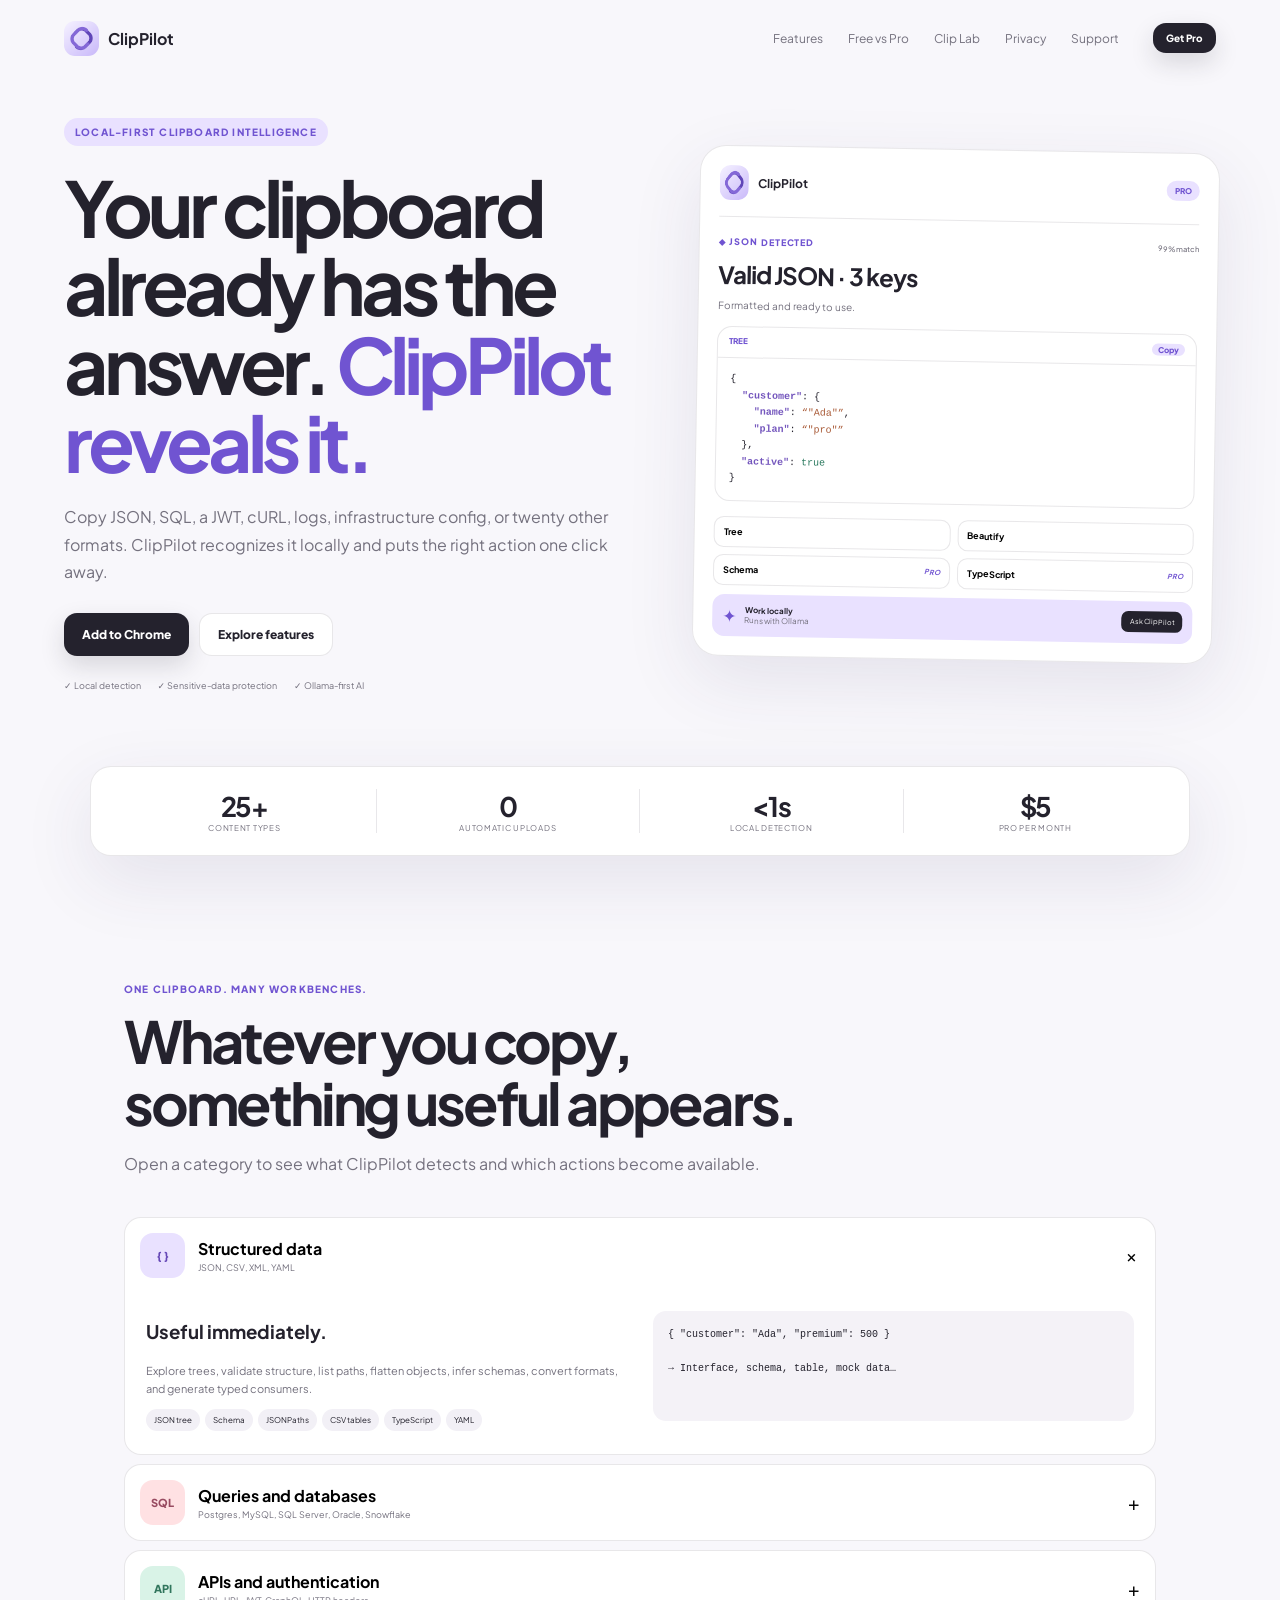
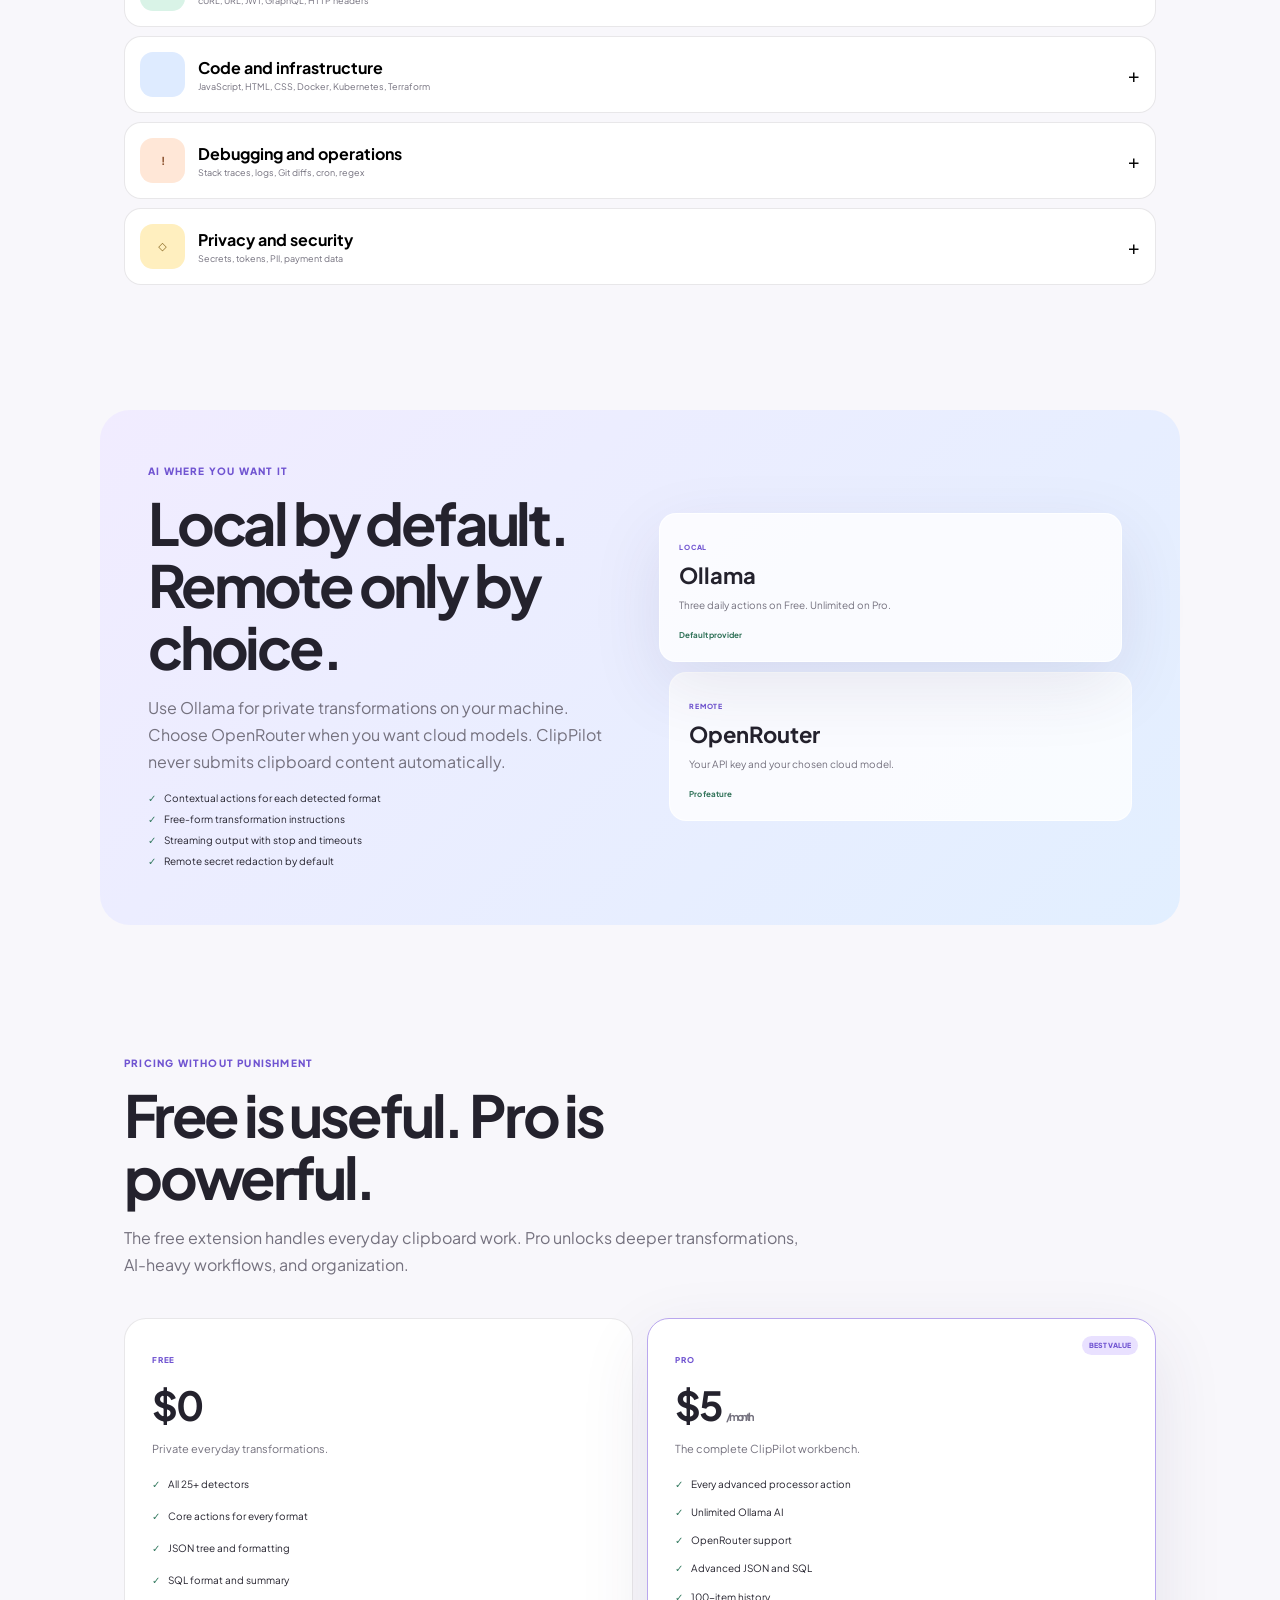
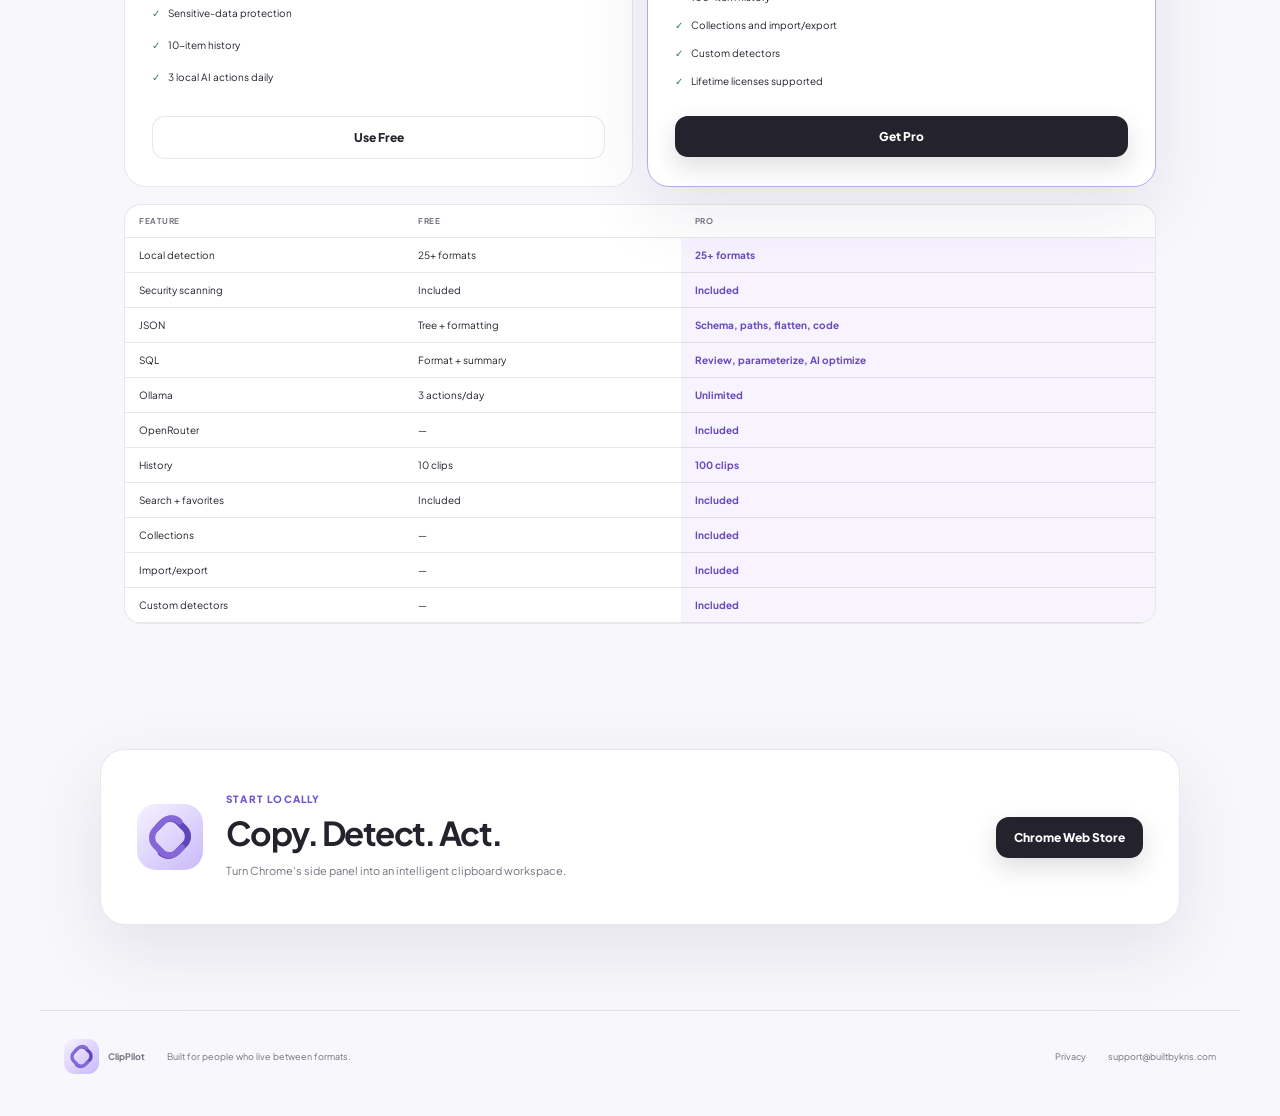
<file: index.html>
<!doctype html>
<html lang="en">
<head>
  <meta charset="UTF-8"><meta name="viewport" content="width=device-width,initial-scale=1">
  <meta name="description" content="ClipPilot understands structured data, code, logs, and security content directly from your clipboard.">
  <title>ClipPilot — The clipboard that understands</title>
  <link rel="stylesheet" href="styles.css">
</head>
<body>
<header class="nav"><a class="brand" href="#top"><img src="assets/icon.png" alt=""><b>ClipPilot</b></a><nav><a href="#features">Features</a><a href="#compare">Free vs Pro</a><a href="clip-lab.html">Clip Lab</a><a href="privacy.html">Privacy</a><a href="mailto:support@builtbykris.com">Support</a></nav><a class="button small checkout-link" href="#">Get Pro</a></header>
  <main id="top">
    <section class="hero"><div><span class="pill">Local-first clipboard intelligence</span><h1>Your clipboard already has the answer. <em>ClipPilot reveals it.</em></h1><p>Copy JSON, SQL, a JWT, cURL, logs, infrastructure config, or twenty other formats. ClipPilot recognizes it locally and puts the right action one click away.</p><div class="hero-actions"><a class="button" href="#install">Add to Chrome</a><a class="button ghost" href="#features">Explore features</a></div><div class="trust"><span>✓ Local detection</span><span>✓ Sensitive-data protection</span><span>✓ Ollama-first AI</span></div></div>
      <div class="demo"><div class="demo-nav"><span class="brand"><img src="assets/icon.png" alt=""><b>ClipPilot</b></span><i>PRO</i></div><div class="detected">◆ JSON DETECTED <small>99% match</small></div><h2>Valid JSON · 3 keys</h2><p>Formatted and ready to use.</p><div class="code"><header>Tree <button>Copy</button></header><pre>{
  <b>"customer"</b>: {
    <b>"name"</b>: <q>"Ada"</q>,
    <b>"plan"</b>: <q>"pro"</q>
  },
  <b>"active"</b>: <u>true</u>
}</pre></div><div class="demo-buttons"><button>Tree</button><button>Beautify</button><button>Schema <i>PRO</i></button><button>TypeScript <i>PRO</i></button></div><div class="local-ai"><span>✦</span><div><b>Work locally</b><small>Runs with Ollama</small></div><button>Ask ClipPilot</button></div></div>
    </section>
    <section class="metrics"><div><b>25+</b><span>content types</span></div><div><b>0</b><span>automatic uploads</span></div><div><b>&lt;1s</b><span>local detection</span></div><div><b>$5</b><span>Pro per month</span></div></section>
    <section class="section" id="features"><div class="heading"><span>One clipboard. Many workbenches.</span><h2>Whatever you copy, something useful appears.</h2><p>Open a category to see what ClipPilot detects and which actions become available.</p></div><div class="accordion" id="featureAccordion"></div></section>
    <section class="ai-showcase"><div><span class="kicker">AI where you want it</span><h2>Local by default. Remote only by choice.</h2><p>Use Ollama for private transformations on your machine. Choose OpenRouter when you want cloud models. ClipPilot never submits clipboard content automatically.</p><ul><li>Contextual actions for each detected format</li><li>Free-form transformation instructions</li><li>Streaming output with stop and timeouts</li><li>Remote secret redaction by default</li></ul></div><div class="providers"><article><span>LOCAL</span><h3>Ollama</h3><p>Three daily actions on Free. Unlimited on Pro.</p><b>Default provider</b></article><article><span>REMOTE</span><h3>OpenRouter</h3><p>Your API key and your chosen cloud model.</p><b>Pro feature</b></article></div></section>
    <section class="section" id="compare"><div class="heading"><span>Pricing without punishment</span><h2>Free is useful. Pro is powerful.</h2><p>The free extension handles everyday clipboard work. Pro unlocks deeper transformations, AI-heavy workflows, and organization.</p></div><div class="plans"><article><span>FREE</span><h3>$0</h3><p>Private everyday transformations.</p><ul><li>All 25+ detectors</li><li>Core actions for every format</li><li>JSON tree and formatting</li><li>SQL format and summary</li><li>Sensitive-data protection</li><li>10-item history</li><li>3 local AI actions daily</li></ul><a class="button ghost" href="https://chromewebstore.google.com/detail/clippilot-%E2%80%94-clipboard-int/igoblpfodknlfihpjollfnjfdfnhddpi">Use Free</a></article><article class="featured"><span>PRO</span><i>BEST VALUE</i><h3>$5 <small>/ month</small></h3><p>The complete ClipPilot workbench.</p><ul><li>Every advanced processor action</li><li>Unlimited Ollama AI</li><li>OpenRouter support</li><li>Advanced JSON and SQL</li><li>100-item history</li><li>Collections and import/export</li><li>Custom detectors</li><li>Lifetime licenses supported</li></ul><a class="button checkout-link" href="#">Get Pro</a></article></div><div class="table-wrap"><table><thead><tr><th>Feature</th><th>Free</th><th>Pro</th></tr></thead><tbody id="comparisonRows"></tbody></table></div></section>
    <section class="install" id="install"><img src="assets/icon.png" alt="ClipPilot"><div><span class="kicker">Start locally</span><h2>Copy. Detect. Act.</h2><p>Turn Chrome's side panel into an intelligent clipboard workspace.</p></div><a class="button" href="#">Chrome Web Store</a></section>
  </main>
  <footer><a class="brand" href="#top"><img src="assets/icon.png" alt=""><b>ClipPilot</b></a><p>Built for people who live between formats.</p><a href="privacy.html">Privacy</a><a href="mailto:support@builtbykris.com">support@builtbykris.com</a></footer>
  <script src="product-config.js"></script><script src="script.js"></script>
</body>
</html>
</file>
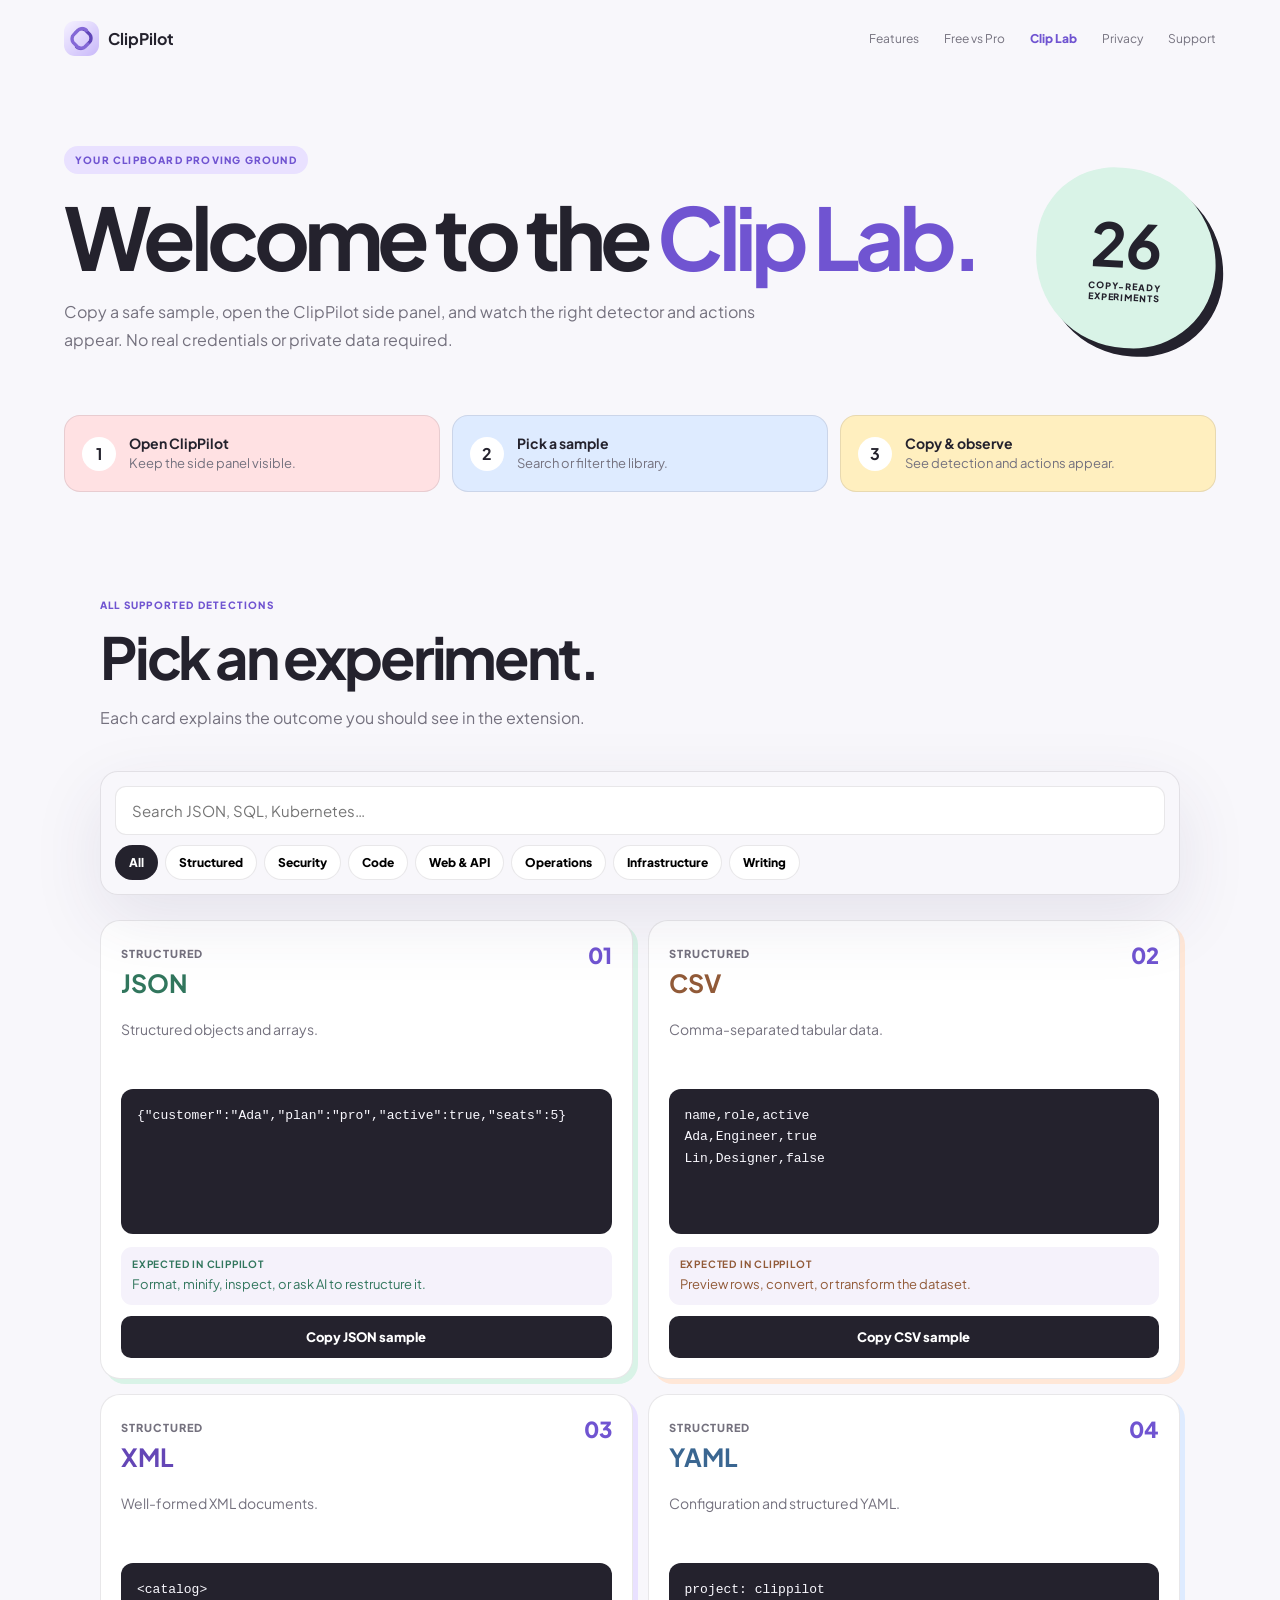
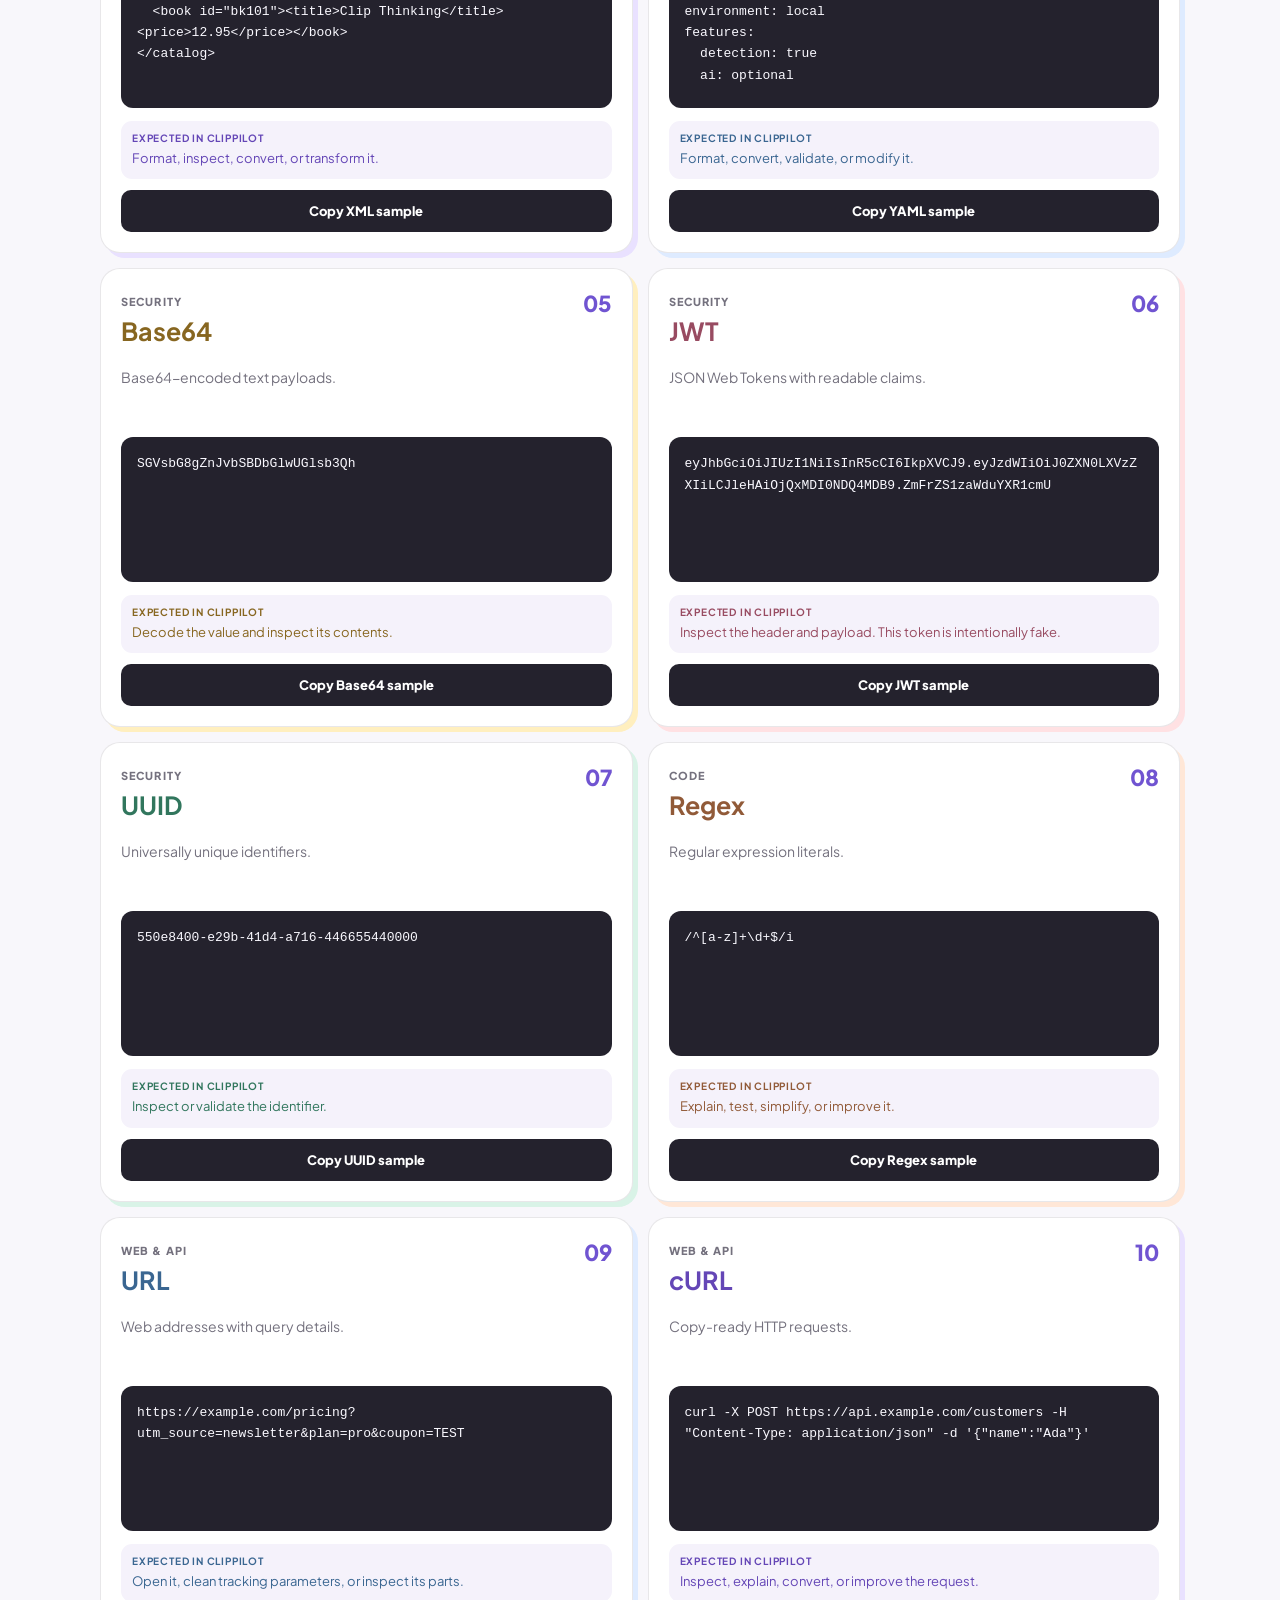
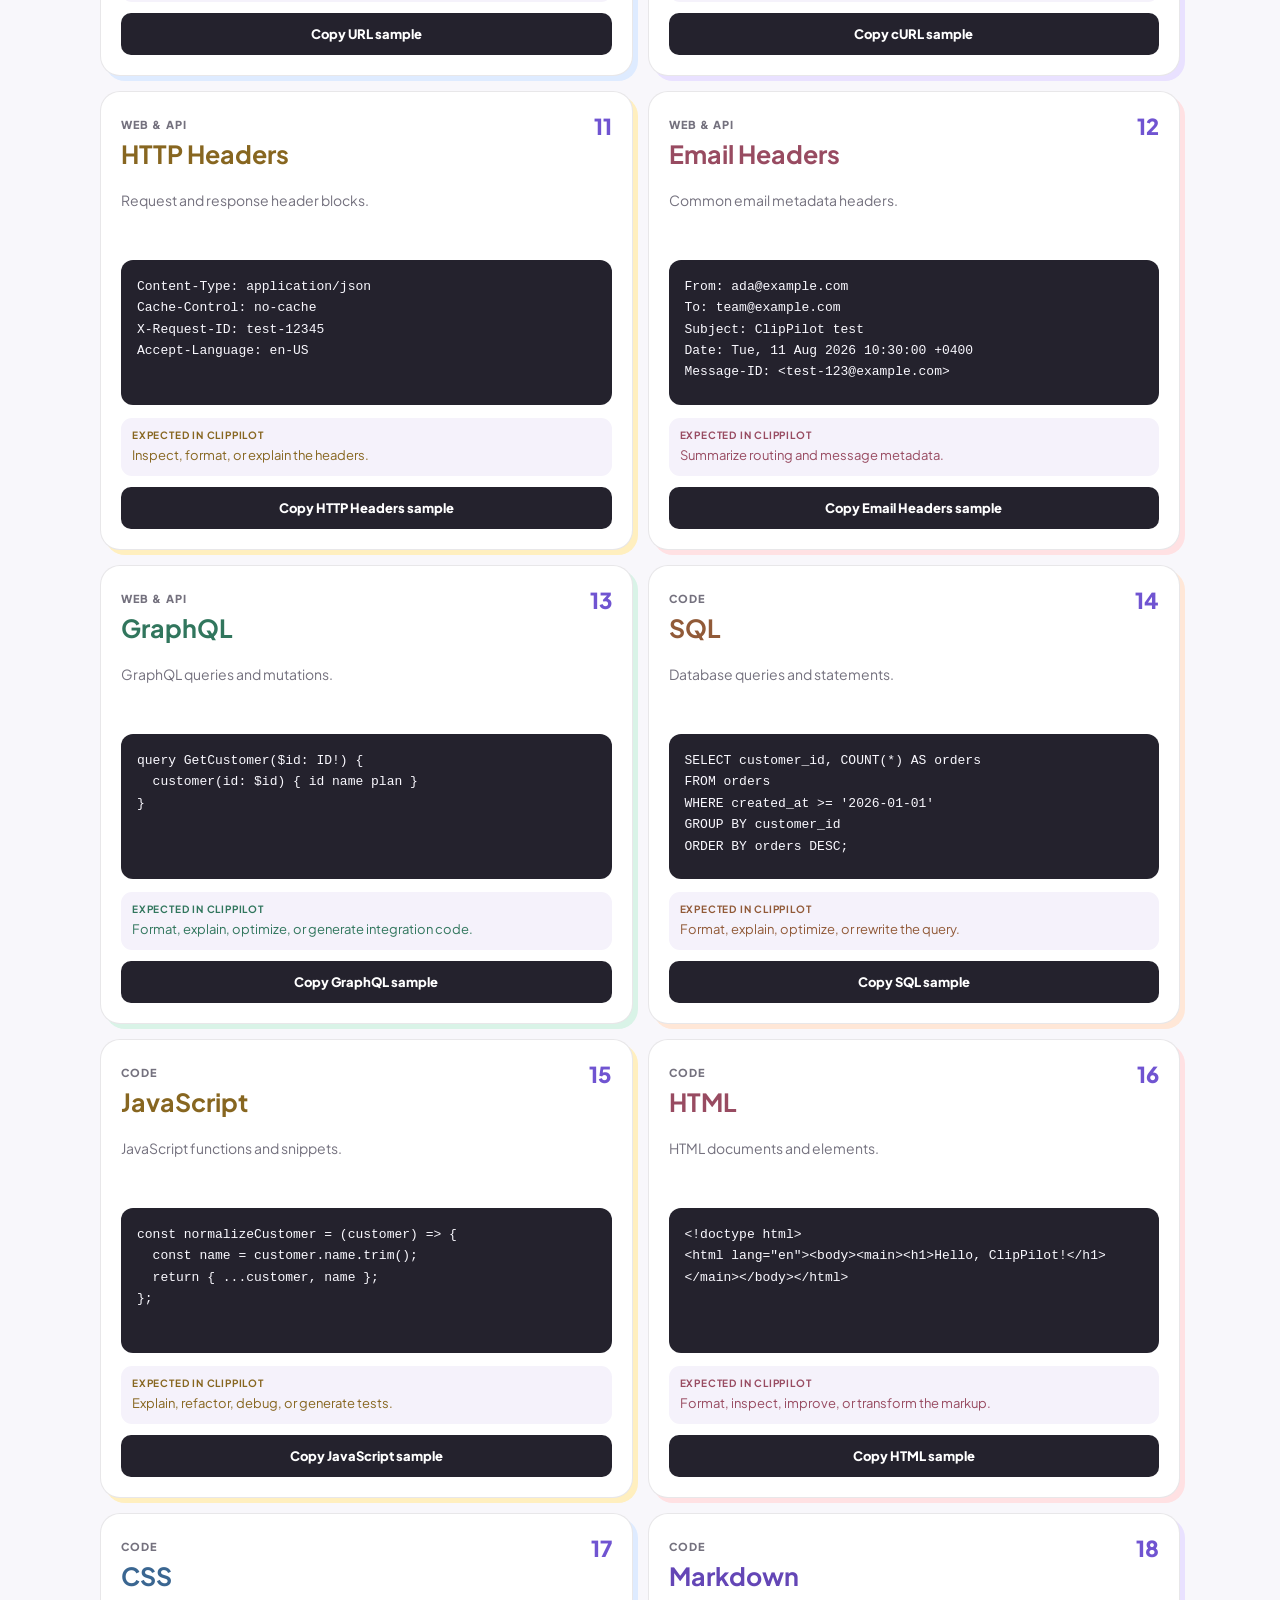
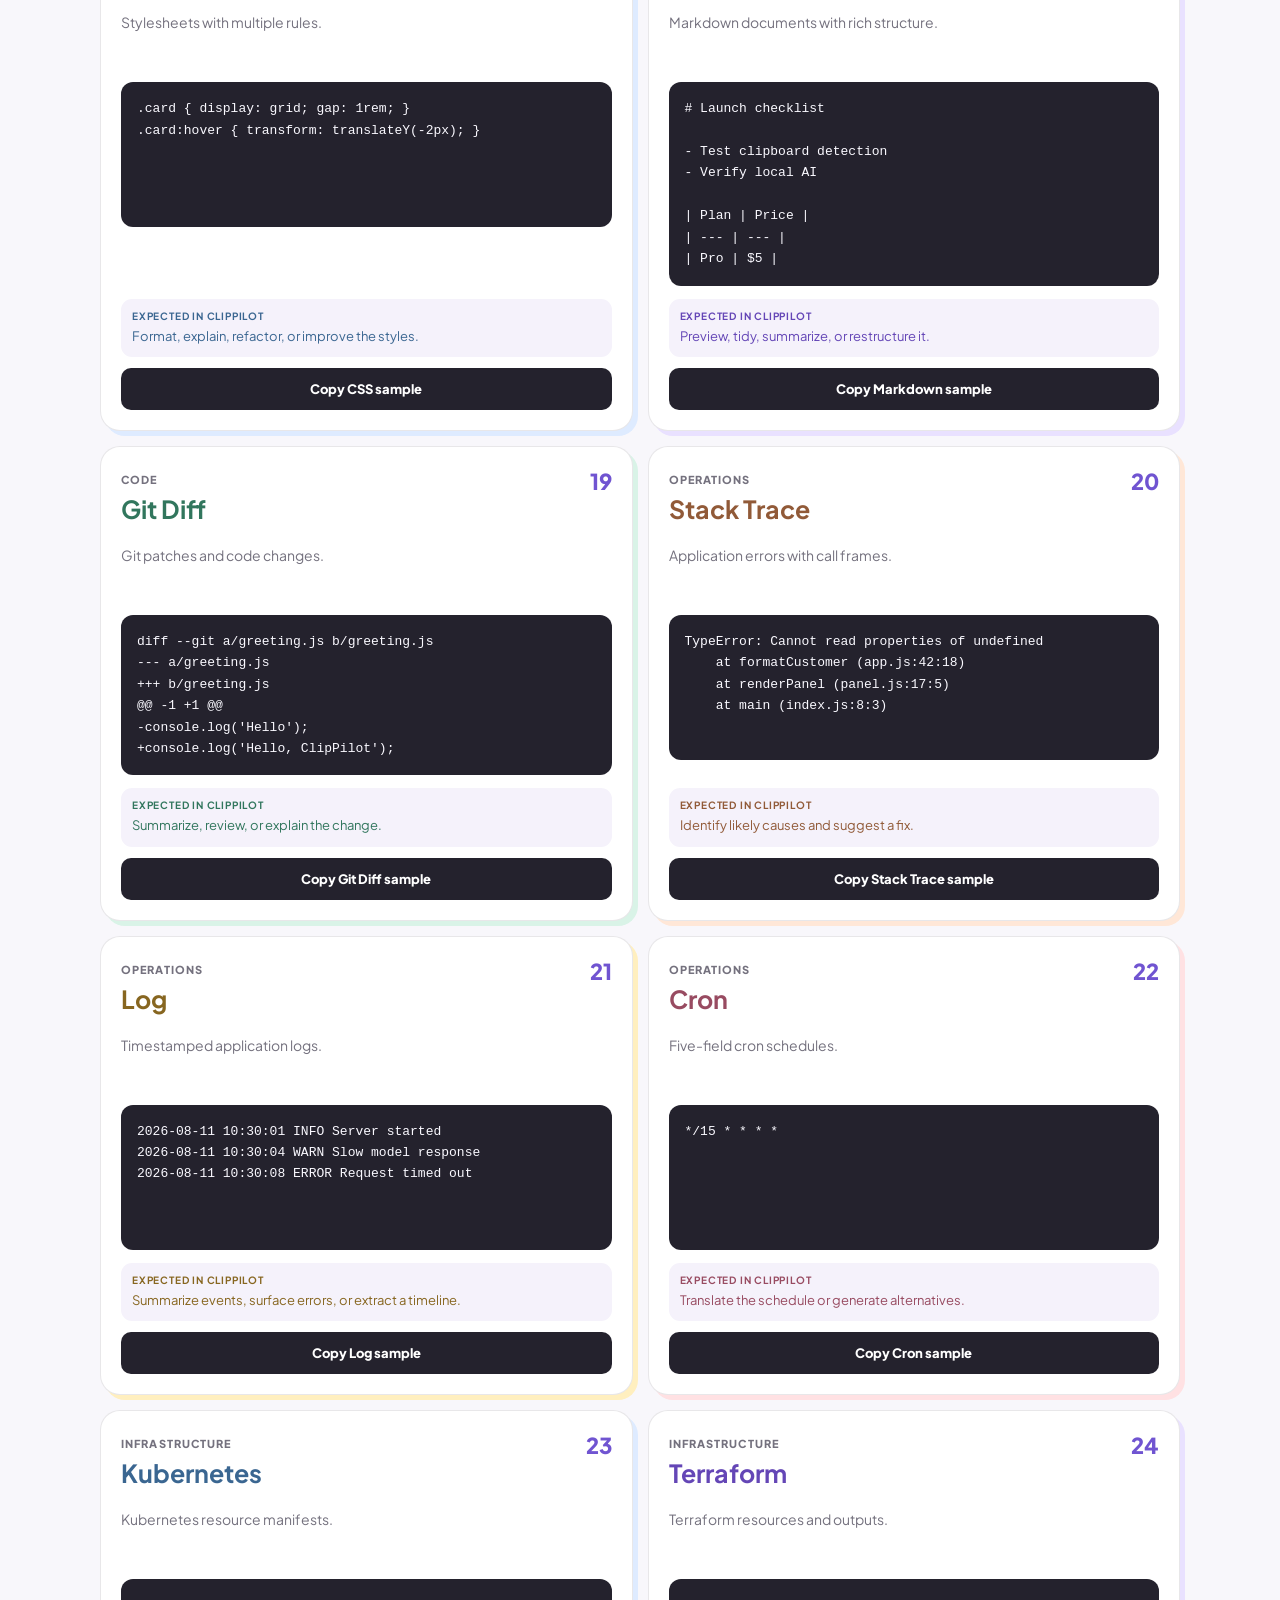
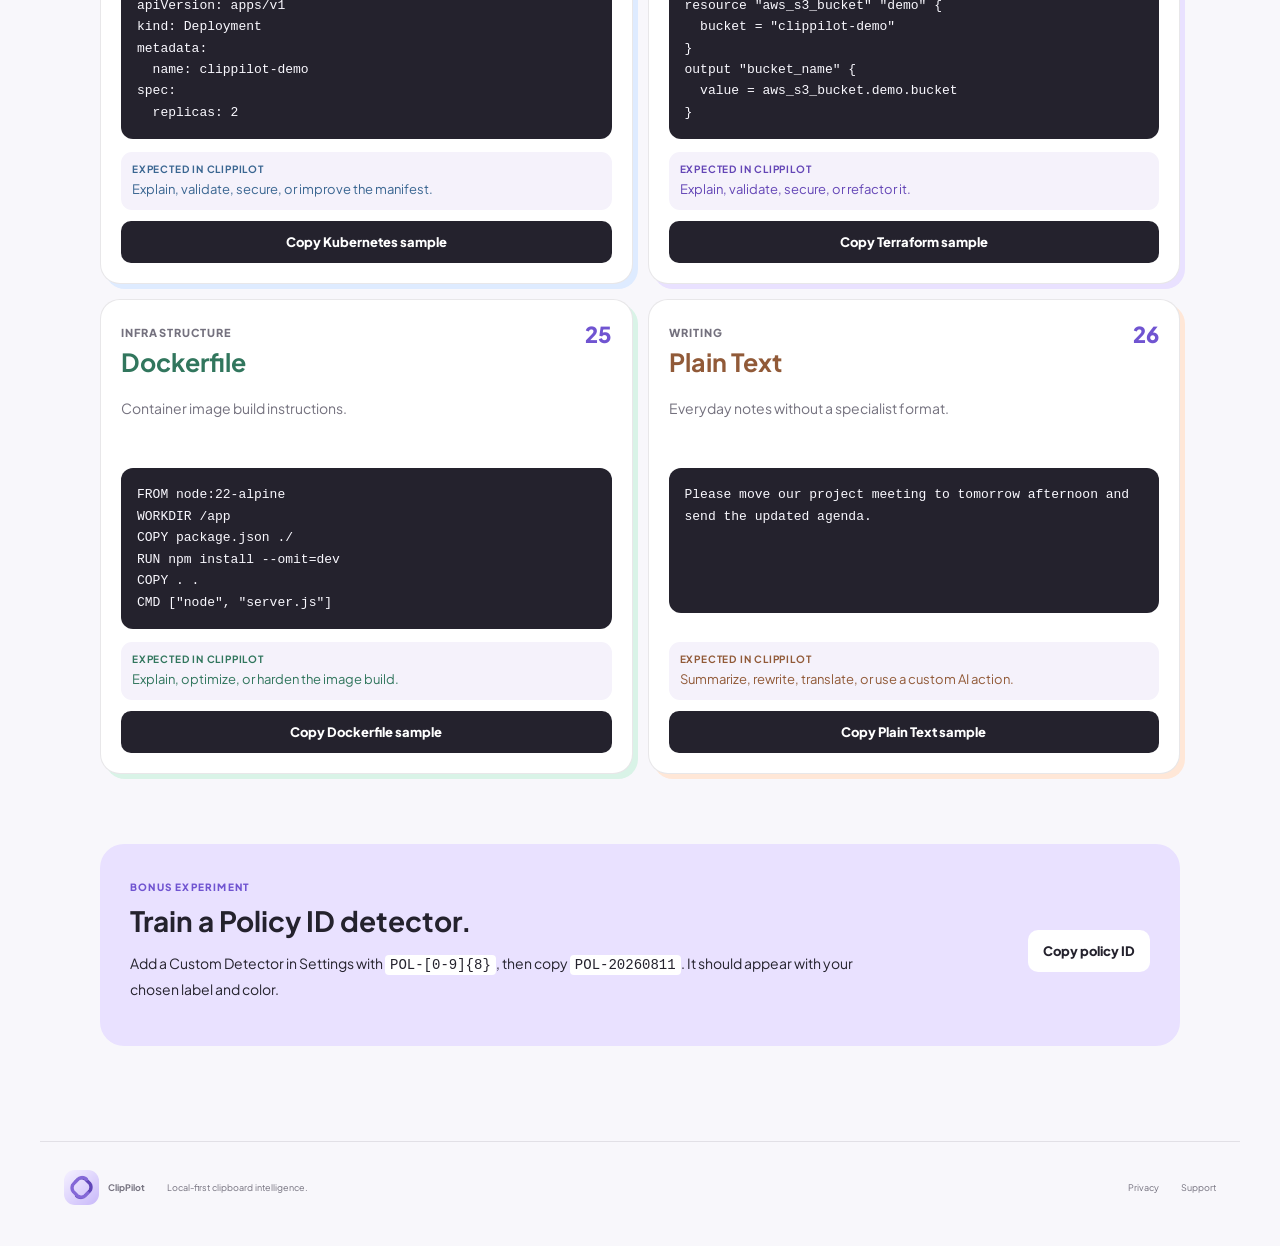
<file: clip-lab.html>
<!doctype html><html lang="en"><head><meta charset="UTF-8"><meta name="viewport" content="width=device-width,initial-scale=1"><meta name="description" content="Copy-ready samples for testing every ClipPilot detector."><title>Clip Lab — ClipPilot</title><link rel="stylesheet" href="styles.css"></head><body>
<header class="nav"><a class="brand" href="index.html"><img src="assets/icon.png" alt=""><b>ClipPilot</b></a><nav><a href="index.html#features">Features</a><a href="index.html#compare">Free vs Pro</a><a class="active" href="clip-lab.html">Clip Lab</a><a href="privacy.html">Privacy</a><a href="mailto:support@builtbykris.com">Support</a></nav></header>
<main class="lab"><section class="lab-hero"><div><span class="pill">Your clipboard proving ground</span><h1>Welcome to the <em>Clip Lab.</em></h1><p>Copy a safe sample, open the ClipPilot side panel, and watch the right detector and actions appear. No real credentials or private data required.</p></div><div class="lab-count"><b id="sampleCount">26</b><span>copy-ready experiments</span></div></section>
<section class="lab-steps"><div><b>1</b><span><strong>Open ClipPilot</strong>Keep the side panel visible.</span></div><div><b>2</b><span><strong>Pick a sample</strong>Search or filter the library.</span></div><div><b>3</b><span><strong>Copy &amp; observe</strong>See detection and actions appear.</span></div></section>
<section class="lab-library"><div class="heading"><span>All supported detections</span><h2>Pick an experiment.</h2><p>Each card explains the outcome you should see in the extension.</p></div><div class="lab-tools"><input id="sampleSearch" type="search" placeholder="Search JSON, SQL, Kubernetes…" aria-label="Search samples"><div id="sampleFilters" class="lab-filters"></div></div><div id="sampleGrid" class="sample-grid"></div><p id="sampleEmpty" class="sample-empty" hidden>No experiments match that search.</p></section>
<section class="custom-test"><div><span class="kicker">Bonus experiment</span><h2>Train a Policy ID detector.</h2><p>Add a Custom Detector in Settings with <code>POL-[0-9]{8}</code>, then copy <code>POL-20260811</code>. It should appear with your chosen label and color.</p></div><button data-copy-custom="POL-20260811">Copy policy ID</button></section></main>
<div id="labToast" class="lab-toast" role="status" aria-live="polite"></div><footer><a class="brand" href="index.html"><img src="assets/icon.png" alt=""><b>ClipPilot</b></a><p>Local-first clipboard intelligence.</p><a href="privacy.html">Privacy</a><a href="mailto:support@builtbykris.com">Support</a></footer><script src="clip-lab.js"></script></body></html>
</file>
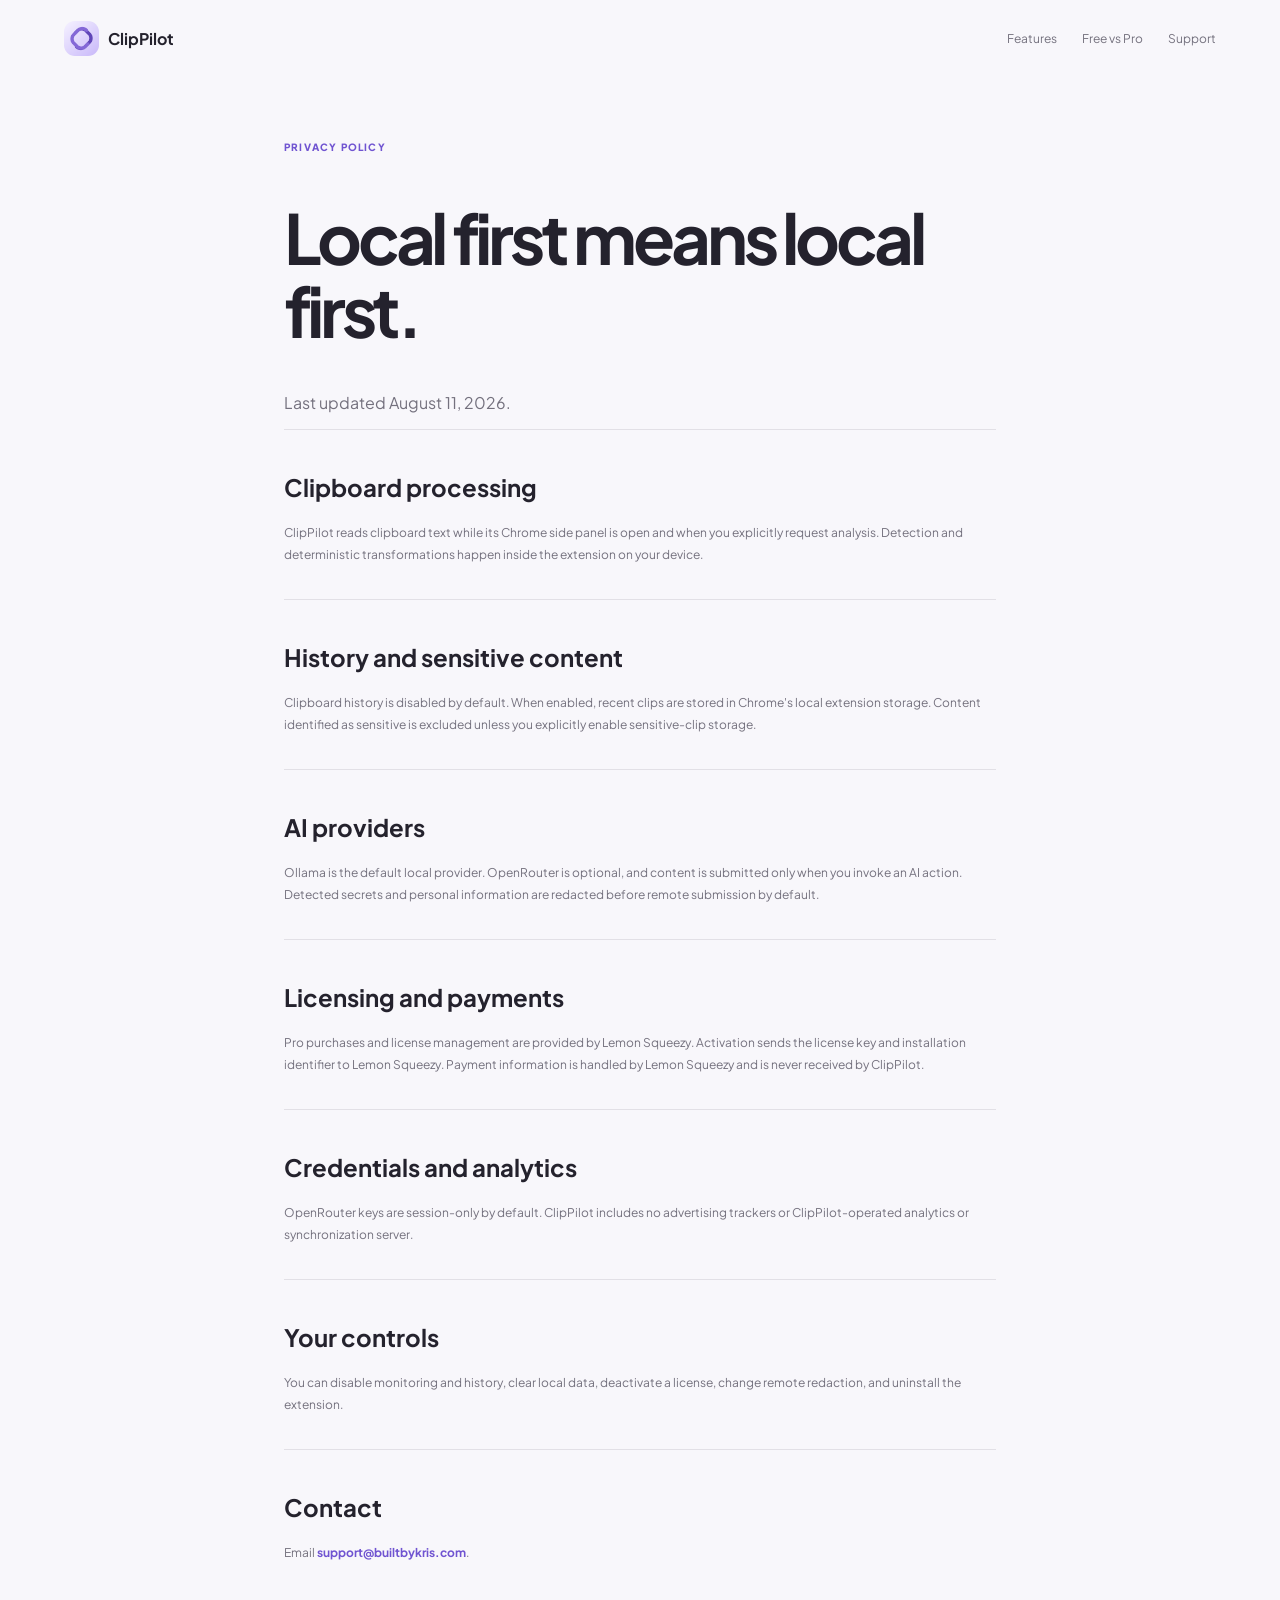
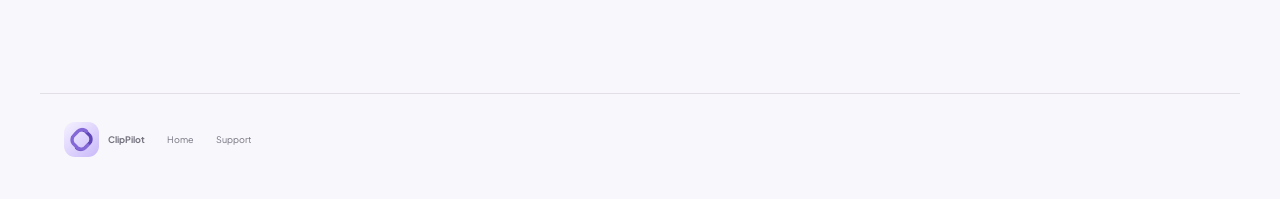
<file: privacy.html>
<!doctype html><html lang="en"><head><meta charset="UTF-8"><meta name="viewport" content="width=device-width,initial-scale=1"><title>Privacy — ClipPilot</title><link rel="stylesheet" href="styles.css"></head><body><header class="nav"><a class="brand" href="index.html"><img src="assets/icon.png" alt=""><b>ClipPilot</b></a><nav><a href="index.html#features">Features</a><a href="index.html#compare">Free vs Pro</a><a href="mailto:support@builtbykris.com">Support</a></nav></header><main class="legal"><span class="kicker">Privacy policy</span><h1>Local first means local first.</h1><p>Last updated August 11, 2026.</p><section><h2>Clipboard processing</h2><p>ClipPilot reads clipboard text while its Chrome side panel is open and when you explicitly request analysis. Detection and deterministic transformations happen inside the extension on your device.</p></section><section><h2>History and sensitive content</h2><p>Clipboard history is disabled by default. When enabled, recent clips are stored in Chrome's local extension storage. Content identified as sensitive is excluded unless you explicitly enable sensitive-clip storage.</p></section><section><h2>AI providers</h2><p>Ollama is the default local provider. OpenRouter is optional, and content is submitted only when you invoke an AI action. Detected secrets and personal information are redacted before remote submission by default.</p></section><section><h2>Licensing and payments</h2><p>Pro purchases and license management are provided by Lemon Squeezy. Activation sends the license key and installation identifier to Lemon Squeezy. Payment information is handled by Lemon Squeezy and is never received by ClipPilot.</p></section><section><h2>Credentials and analytics</h2><p>OpenRouter keys are session-only by default. ClipPilot includes no advertising trackers or ClipPilot-operated analytics or synchronization server.</p></section><section><h2>Your controls</h2><p>You can disable monitoring and history, clear local data, deactivate a license, change remote redaction, and uninstall the extension.</p></section><section><h2>Contact</h2><p>Email <a href="mailto:support@builtbykris.com">support@builtbykris.com</a>.</p></section></main><footer><a class="brand" href="index.html"><img src="assets/icon.png" alt=""><b>ClipPilot</b></a><a href="index.html">Home</a><a href="mailto:support@builtbykris.com">Support</a></footer></body></html>
</file>
<file: styles.css>
@font-face{font-family:"Plus Jakarta Sans";src:url("assets/plus-jakarta-sans.woff2") format("woff2");font-weight:400 800;font-display:swap}
:root{--ink:#24222d;--muted:#74717e;--paper:#f8f7fb;--white:#fff;--line:rgba(45,39,61,.11);--lav:#e9e1ff;--purple:#7054d1;--rose:#ffe1e3;--mint:#d9f3e7;--sky:#deebff;--peach:#ffe7d7;--yellow:#ffefbf;--shadow:0 24px 70px rgba(63,47,98,.1)}
*{box-sizing:border-box}html{scroll-behavior:smooth}body{margin:0;background:var(--paper);color:var(--ink);font-family:"Plus Jakarta Sans",system-ui,sans-serif}a{color:inherit;text-decoration:none}button{font:inherit}.nav{height:76px;max-width:1200px;margin:auto;padding:0 24px;display:flex;align-items:center;gap:34px}.brand{display:flex;align-items:center;gap:9px}.brand img{width:35px;height:35px;border-radius:11px}.nav nav{display:flex;gap:25px;margin-left:auto;color:var(--muted);font-size:12px}.button{display:inline-flex;justify-content:center;align-items:center;border:0;border-radius:13px;background:var(--ink);color:white;padding:13px 18px;font-weight:800;font-size:12px;box-shadow:0 10px 25px rgba(36,34,45,.15);transition:.18s}.button:hover{transform:translateY(-2px)}.button.ghost{background:var(--white);color:var(--ink);border:1px solid var(--line);box-shadow:none}.button.small{padding:9px 13px;font-size:10px}.hero{max-width:1200px;margin:42px auto 75px;padding:0 24px;display:grid;grid-template-columns:1.04fr .96fr;gap:68px;align-items:center}.pill,.kicker,.heading>span{display:inline-block;color:var(--purple);font-size:10px;font-weight:800;text-transform:uppercase;letter-spacing:.12em}.pill{background:var(--lav);border-radius:999px;padding:8px 11px}.hero h1{font-size:clamp(45px,6vw,77px);line-height:1.02;letter-spacing:-.065em;margin:22px 0}.hero h1 em{font-style:normal;color:var(--purple)}.hero>div:first-child>p,.heading p,.ai-showcase>div>p{color:var(--muted);font-size:16px;line-height:1.7}.hero-actions{display:flex;gap:10px;margin:28px 0 24px}.trust{display:flex;gap:17px;flex-wrap:wrap;color:var(--muted);font-size:9px}.demo{background:rgba(255,255,255,.9);border:1px solid var(--line);border-radius:26px;padding:19px;box-shadow:var(--shadow);transform:rotate(1deg)}.demo-nav{display:flex;justify-content:space-between;align-items:center;padding-bottom:16px;border-bottom:1px solid var(--line)}.demo-nav .brand{font-size:12px}.demo-nav .brand img{width:29px}.demo-nav>i{font-style:normal;background:var(--lav);color:var(--purple);padding:5px 8px;border-radius:999px;font-size:8px;font-weight:800}.detected{color:var(--purple);font-size:9px;font-weight:800;letter-spacing:.1em;margin-top:19px}.detected small{float:right;color:var(--muted);font-weight:500;letter-spacing:0}.demo h2{font-size:24px;letter-spacing:-.04em;margin:12px 0 4px}.demo>p{color:var(--muted);font-size:10px}.code{border:1px solid var(--line);border-radius:15px;overflow:hidden;margin:15px 0}.code header{padding:9px 11px;border-bottom:1px solid var(--line);display:flex;justify-content:space-between;color:var(--purple);font-size:8px;font-weight:800;text-transform:uppercase}.code header button{border:0;background:var(--lav);color:var(--purple);border-radius:6px}.code pre{margin:0;padding:13px;font:10px/1.65 Consolas,monospace}.code b{color:#7456bd}.code q{color:#a95b38}.code u{color:#2b7a5f;text-decoration:none}.demo-buttons{display:grid;grid-template-columns:1fr 1fr;gap:7px}.demo-buttons button{border:1px solid var(--line);background:#fff;border-radius:10px;padding:9px;text-align:left;font-size:9px;font-weight:700}.demo-buttons i{float:right;color:var(--purple);font-size:7px}.local-ai{display:flex;align-items:center;gap:8px;background:var(--lav);border-radius:12px;padding:10px;margin-top:9px}.local-ai>span{font-size:17px;color:var(--purple)}.local-ai div{flex:1}.local-ai b,.local-ai small{display:block;font-size:8px}.local-ai small{color:var(--muted)}.local-ai button{border:0;background:var(--ink);color:white;border-radius:7px;padding:6px 8px;font-size:7px}.metrics{max-width:1100px;margin:0 auto 120px;padding:22px;display:grid;grid-template-columns:repeat(4,1fr);background:#fff;border:1px solid var(--line);border-radius:21px;box-shadow:var(--shadow)}.metrics div{text-align:center;border-right:1px solid var(--line)}.metrics div:last-child{border:0}.metrics b,.metrics span{display:block}.metrics b{font-size:27px;letter-spacing:-.05em}.metrics span{color:var(--muted);font-size:8px;text-transform:uppercase;letter-spacing:.09em}.section{max-width:1080px;margin:0 auto 125px;padding:0 24px}.heading{max-width:680px;margin-bottom:40px}.heading h2,.ai-showcase h2{font-size:clamp(38px,5vw,58px);line-height:1.07;letter-spacing:-.055em;margin:13px 0}.accordion{display:grid;gap:9px}.feature{background:#fff;border:1px solid var(--line);border-radius:17px;overflow:hidden}.feature>button{width:100%;border:0;background:transparent;padding:15px;display:flex;align-items:center;gap:13px;text-align:left;cursor:pointer}.feature-icon{display:grid;place-items:center;width:45px;height:45px;border-radius:13px;font-size:11px;font-weight:800}.lav{background:var(--lav);color:#6446b6}.rose{background:var(--rose);color:#984b61}.mint{background:var(--mint);color:#31765d}.sky{background:var(--sky);color:#3a6691}.peach{background:var(--peach);color:#915a38}.yellow{background:var(--yellow);color:#876620}.feature>button>span:nth-child(2){flex:1}.feature button b,.feature button small{display:block}.feature button small{color:var(--muted);font-size:9px;margin-top:3px}.feature button>i{font-style:normal;font-size:19px;transition:.2s}.feature.open button>i{transform:rotate(45deg)}.panel{display:grid;grid-template-columns:1fr 1fr;gap:26px;max-height:0;opacity:0;overflow:hidden;padding:0 21px;transition:.28s ease}.feature.open .panel{max-height:450px;opacity:1;padding:8px 21px 23px}.panel p{color:var(--muted);font-size:11px;line-height:1.65}.panel pre{background:#f4f2f7;border-radius:13px;padding:15px;white-space:pre-wrap;font:10px/1.7 Consolas,monospace}.chips{display:flex;flex-wrap:wrap;gap:5px}.chips span{background:#f2f0f6;border-radius:999px;padding:6px 8px;font-size:8px}.ai-showcase{max-width:1080px;margin:0 auto 125px;padding:48px;display:grid;grid-template-columns:1fr 1fr;gap:58px;align-items:center;background:linear-gradient(135deg,#f1ecff,#e2efff);border-radius:30px}.ai-showcase ul{list-style:none;padding:0;display:grid;gap:9px;font-size:10px}.ai-showcase li:before{content:"✓";color:#33795f;font-weight:800;margin-right:8px}.providers{display:grid;gap:10px}.providers article{background:rgba(255,255,255,.78);border:1px solid rgba(255,255,255,.8);border-radius:17px;padding:19px}.providers article:first-child{box-shadow:var(--shadow);transform:translateX(-10px)}.providers span{color:var(--purple);font-size:7px;font-weight:800;letter-spacing:.12em}.providers h3{font-size:22px;margin:7px 0}.providers p{color:var(--muted);font-size:10px}.providers b{color:#33745b;font-size:8px}.plans{display:grid;grid-template-columns:1fr 1fr;gap:14px}.plans article{position:relative;background:#fff;border:1px solid var(--line);border-radius:22px;padding:27px}.plans .featured{border-color:#b9a7ee;box-shadow:var(--shadow)}.plans article>span{color:var(--purple);font-size:8px;font-weight:800;letter-spacing:.1em}.plans article>i{position:absolute;right:17px;top:17px;background:var(--lav);color:var(--purple);border-radius:999px;padding:5px 7px;font-size:7px;font-weight:800;font-style:normal}.plans h3{font-size:40px;letter-spacing:-.06em;margin:12px 0}.plans h3 small{font-size:11px;color:var(--muted)}.plans p{color:var(--muted);font-size:11px}.plans ul{list-style:none;padding:12px 0;display:grid;gap:9px;min-height:240px;font-size:10px}.plans li:before{content:"✓";color:#33795f;font-weight:800;margin-right:8px}.plans .button{width:100%}.table-wrap{margin-top:17px;background:#fff;border:1px solid var(--line);border-radius:17px;overflow:auto}.table-wrap table{width:100%;border-collapse:collapse;font-size:10px}.table-wrap th,.table-wrap td{padding:11px 14px;border-bottom:1px solid var(--line);text-align:left}.table-wrap th{color:var(--muted);font-size:8px;text-transform:uppercase;letter-spacing:.09em}.table-wrap td:last-child{background:#f7f3ff;color:#6749b9;font-weight:700}.install{max-width:1080px;margin:0 auto 85px;padding:36px;display:grid;grid-template-columns:auto 1fr auto;align-items:center;gap:23px;background:#fff;border:1px solid var(--line);border-radius:25px;box-shadow:var(--shadow)}.install img{width:66px;border-radius:19px}.install h2{font-size:33px;letter-spacing:-.05em;margin:5px 0}.install p{color:var(--muted);font-size:11px}footer{max-width:1200px;margin:auto;padding:28px 24px 42px;border-top:1px solid var(--line);display:flex;align-items:center;gap:22px;color:var(--muted);font-size:9px}footer p{margin-right:auto}.legal{max-width:760px;margin:58px auto 95px;padding:0 24px}.legal h1{font-size:clamp(42px,7vw,69px);letter-spacing:-.06em;line-height:1.05}.legal>p{color:var(--muted)}.legal section{padding:22px 0;border-top:1px solid var(--line)}.legal section p{color:var(--muted);line-height:1.8;font-size:12px}.legal section a{color:var(--purple);font-weight:700}
@media(max-width:840px){.nav nav{display:none}.hero{grid-template-columns:1fr}.demo{max-width:580px}.metrics{grid-template-columns:1fr 1fr}.metrics div:nth-child(2){border-right:0}.metrics div{padding:12px}.ai-showcase{grid-template-columns:1fr;padding:29px}.plans{grid-template-columns:1fr}.install{grid-template-columns:auto 1fr}.install>.button{grid-column:1/-1}.panel{grid-template-columns:1fr}.feature.open .panel{max-height:690px}}
@media(max-width:520px){.nav{padding:0 16px}.hero{padding:0 16px;margin-top:18px}.hero h1{font-size:42px}.hero-actions{flex-direction:column}.metrics,.ai-showcase,.install{margin-left:16px;margin-right:16px}.section{padding:0 16px}.trust{display:grid}.install{padding:23px}footer{align-items:flex-start;flex-wrap:wrap}footer p{width:100%;order:4}.panel pre{font-size:8px}}

/* Clip Lab */
.nav nav a.active{color:var(--purple);font-weight:800}.lab{max-width:1200px;margin:auto;padding:0 24px}.lab-hero{padding:70px 0 45px;display:grid;grid-template-columns:1fr auto;gap:55px;align-items:center}.lab-hero h1{font-size:clamp(50px,7vw,86px);line-height:.98;letter-spacing:-.065em;margin:20px 0}.lab-hero h1 em{font-style:normal;color:var(--purple)}.lab-hero p{max-width:700px;color:var(--muted);font-size:16px;line-height:1.75}.lab-count{width:180px;height:180px;border-radius:44% 56% 47% 53%;background:var(--mint);display:grid;place-content:center;text-align:center;transform:rotate(3deg);box-shadow:8px 8px 0 var(--ink)}.lab-count b{font-size:60px;line-height:1}.lab-count span{max-width:120px;margin-top:7px;font-size:9px;font-weight:800;text-transform:uppercase;letter-spacing:.1em}.lab-steps{display:grid;grid-template-columns:repeat(3,1fr);gap:12px;margin-bottom:100px}.lab-steps>div{display:flex;align-items:center;gap:13px;padding:17px;border:1px solid var(--line);border-radius:16px}.lab-steps>div:nth-child(1){background:var(--rose)}.lab-steps>div:nth-child(2){background:var(--sky)}.lab-steps>div:nth-child(3){background:var(--yellow)}.lab-steps>div>b{display:grid;place-items:center;min-width:34px;height:34px;border-radius:50%;background:#fff}.lab-steps span{font-size:9px;color:var(--muted)}.lab-steps strong{display:block;color:var(--ink);font-size:11px}.lab-library{max-width:1080px;margin:auto}.lab-tools{position:sticky;top:8px;z-index:4;padding:14px;margin-bottom:25px;background:rgba(248,247,251,.94);border:1px solid var(--line);border-radius:18px;box-shadow:var(--shadow);backdrop-filter:blur(12px)}.lab-tools input{width:100%;padding:13px 15px;border:1px solid var(--line);border-radius:11px;background:#fff;font:inherit;font-size:11px;outline:none}.lab-tools input:focus{box-shadow:0 0 0 3px var(--lav)}.lab-filters{display:flex;gap:7px;overflow:auto;margin-top:10px}.lab-filters button{flex:none;border:1px solid var(--line);border-radius:99px;background:#fff;padding:7px 10px;font-size:8px;font-weight:800;cursor:pointer}.lab-filters button.active{background:var(--ink);color:#fff}.sample-grid{display:grid;grid-template-columns:1fr 1fr;gap:15px}.sample-card{display:flex;flex-direction:column;min-width:0;background:#fff;border:1px solid var(--line);border-radius:20px;padding:20px;box-shadow:5px 5px 0 var(--lav)}.sample-card.mint{box-shadow:5px 5px 0 var(--mint)}.sample-card.peach{box-shadow:5px 5px 0 var(--peach)}.sample-card.sky{box-shadow:5px 5px 0 var(--sky)}.sample-card.yellow{box-shadow:5px 5px 0 var(--yellow)}.sample-card.rose{box-shadow:5px 5px 0 var(--rose)}.sample-card header{display:flex;justify-content:space-between}.sample-card small{color:var(--muted);font-size:7px;font-weight:800;text-transform:uppercase;letter-spacing:.1em}.sample-card h3{margin:5px 0;font-size:21px}.sample-card header i{font-style:normal;color:var(--purple);font-size:22px;font-weight:800}.sample-card>p{color:var(--muted);font-size:10px;min-height:30px}.sample-card pre{min-height:125px;max-height:210px;overflow:auto;white-space:pre-wrap;overflow-wrap:anywhere;background:#24222d;color:#faf9ff;border-radius:12px;padding:13px;font:9px/1.6 Consolas,monospace}.sample-card aside{display:grid;gap:4px;margin-top:auto;padding:11px;background:#f5f2fb;border-radius:11px}.sample-card aside b{font-size:7px;text-transform:uppercase;letter-spacing:.08em}.sample-card aside span{font-size:9px;line-height:1.45}.sample-card button,.custom-test button{border:0;border-radius:10px;background:var(--ink);color:#fff;padding:11px;margin-top:11px;font-size:9px;font-weight:800;cursor:pointer}.sample-empty{text-align:center;color:var(--muted);padding:45px}.custom-test{max-width:1080px;margin:70px auto 95px;padding:30px;background:var(--lav);border-radius:24px;display:flex;gap:25px;align-items:center;justify-content:space-between}.custom-test h2{font-size:28px;margin:8px 0}.custom-test p{max-width:750px;font-size:11px;line-height:1.7}.custom-test code{background:#fff;padding:2px 5px;border-radius:4px}.custom-test button{flex:none;background:#fff;color:var(--ink);padding:13px}.lab-toast{position:fixed;bottom:22px;left:50%;z-index:20;transform:translate(-50%,15px);opacity:0;background:var(--ink);color:#fff;padding:12px 17px;border-radius:99px;font-size:9px;font-weight:800;transition:.2s}.lab-toast.show{opacity:1;transform:translate(-50%,0)}
@media(max-width:760px){.lab-hero{grid-template-columns:1fr}.lab-count{width:135px;height:135px}.lab-count b{font-size:45px}.lab-steps,.sample-grid{grid-template-columns:1fr}.custom-test{align-items:stretch;flex-direction:column}.custom-test button{width:100%}}

/* Clip Lab readability */
.lab-steps span{font-size:13px;line-height:1.5}.lab-steps strong{font-size:14px}.lab-tools input{padding:14px 16px;font-size:15px}.lab-filters button{padding:9px 13px;font-size:12px}.sample-card small{font-size:11px}.sample-card h3{font-size:25px}.sample-card>p{min-height:44px;font-size:14px;line-height:1.6}.sample-card pre{min-height:145px;max-height:260px;padding:16px;font-size:13px;line-height:1.65}.sample-card aside b{font-size:10px}.sample-card aside span{font-size:13px;line-height:1.55}.sample-card button,.custom-test button{padding:13px 15px;font-size:13px}.custom-test p{font-size:14px}.lab-toast{font-size:13px}
</file>
